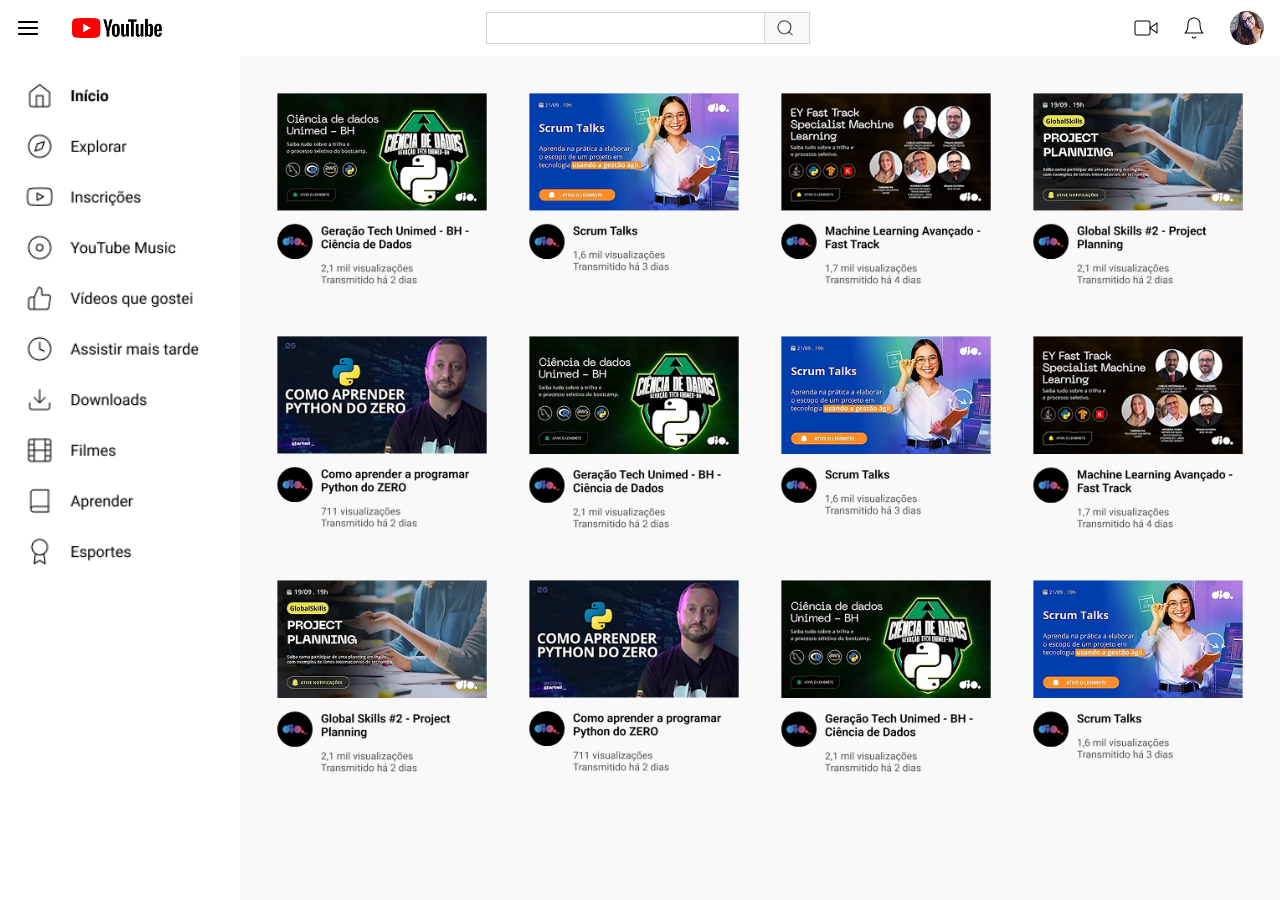
<file: Desafio-3/index.html>
<!DOCTYPE html>
<html lang="en">

<head>
    <meta charset="UTF-8">
    <meta name="viewport" content="width=device-width, initial-scale=1.0">
    <title>Layout Youtube</title>
    <link rel="stylesheet" href="assets/css/style.css">
</head>

<body>

    <header class="navbar">
        <img class="logo" src="assets/img/Left.png" alt="logo do YouTube">
        <img class="pesquisa" src="assets/img/pesquisa.png" alt="barra de pesquisa do YouTube">
        <img class="perfil" src="assets/img/Right.png" alt="menu de usuário">
    </header>

    <div class="main-layout">

        <!-- Menu Lateral -->
        <aside class="sidebar">
            <img src="assets/img/Sidebar.png" alt="Menu de navegação lateral">
        </aside>

        <!-- Área dos Vídeos -->
        <main class="content">

            <div class="videos-grid">

                <div class="container-video">
                    <img class="Video-1" src="assets/img/Video-1.png" alt="sugestão de vídeo 1">
                </div>
                <div class="container-video">
                    <img class="Video-2" src="assets/img/Video-2.png" alt="sugestão de vídeo 2">
                </div>
                <div class="container-video">
                    <img class="Video-3" src="assets/img/Video-3.png" alt="sugestão de vídeo 3">
                </div>
                <div class="container-video">
                    <img class="Video-4" src="assets/img/Video-4.png" alt="sugestão de vídeo 4">
                </div>
                <div class="container-video">
                    <img class="Video-5" src="assets/img/Video-5.png" alt="sugestão de vídeo 5">
                </div>
                <div class="container-video">
                    <img class="Video-6" src="assets/img/Video-1.png" alt="sugestão de vídeo 6">
                </div>
                <div class="container-video">
                    <img class="Video-7" src="assets/img/Video-2.png" alt="sugestão de vídeo 7">
                </div>
                <div class="container-video">
                    <img class="Video-8" src="assets/img/Video-3.png" alt="sugestão de vídeo 8">
                </div>
                <div class="container-video">
                    <img class="Video-9" src="assets/img/Video-4.png" alt="sugestão de vídeo 9">
                </div>
                <div class="container-video">
                    <img class="Video-10" src="assets/img/Video-5.png" alt="sugestão de vídeo 10">
                </div>
                <div class="container-video">
                    <img class="Video-11" src="assets/img/Video-1.png" alt="sugestão de vídeo 11">
                </div>
                <div class="container-video">
                    <img class="Video-12" src="assets/img/Video-2.png" alt="sugestão de vídeo 12">
                </div>
            </div>
        </main>

    </div>
</body>

</html>
</file>
<file: Desafio-3/assets/css/style.css>
* {
    margin: 0;
    padding: 0;
    box-sizing: border-box;
}

body {
    font-family: "Roboto", sans-serif;
    background-color: #fff;
}

/* NAVBAR */
.navbar {
    display: flex;
    justify-content: space-between;
    align-items: center;
    height: 56px;
    padding: 0 16px;
    width: 100%;
    position: sticky;
    top: 0;
    background-color: #fff;
    z-index: 100;
}

.navbar .logo {
    width: auto;
    height: 24px;
}

.pesquisa {
    max-width: 500px;
    padding: 4px;
    width: 100%;
    height: 40px;
    object-fit: contain;
}

.navbar .perfil {
    height: 34px;
    width: auto;
}

/* ESTRUTURA PRINCIPAL */
.main-layout {
    display: flex;
}

.sidebar {
    width: 240px;
    height: calc(100vh - 56px);
    position: sticky;
    top: 56px;
    overflow-y: auto;
    background-color: #fff;
    flex-shrink: 0;
}

.sidebar img {
    width: 100%;
    display: block;
}

.content {
    flex: 1;
    padding: 24px;
    background-color: #f9f9f9;
    min-height: calc(100vh - 56px);
}

/* GRID DE VÍDEOS */
.videos-grid {
    display: grid;
    grid-template-columns: repeat(4, 1fr);
    gap: 24px 16px;
}

.container-video {
    width: 100%;
}

.container-video img {
    width: 100%;
    height: auto;
    border-radius: 8px;
    display: block;
    transition: transform 0.2s ease-in-out;
}

.container-video img:hover {
    transform: scale(1.02);
}

/* RESPONSIVIDADE (MEDIA QUERIES) */
@media (max-width: 1200px) {
    .videos-grid {
        grid-template-columns: repeat(3, 1fr);
    }
}

@media (max-width: 900px) {
    .videos-grid {
        grid-template-columns: repeat(2, 1fr);
    }

    .sidebar {
        width: 150px;
    }
}

@media (max-width: 600px) {
    .videos-grid {
        grid-template-columns: 1fr;
    }

    .sidebar {
        display: none;
    }

    .pesquisa {
        max-width: 200px;
    }
}
</file>
